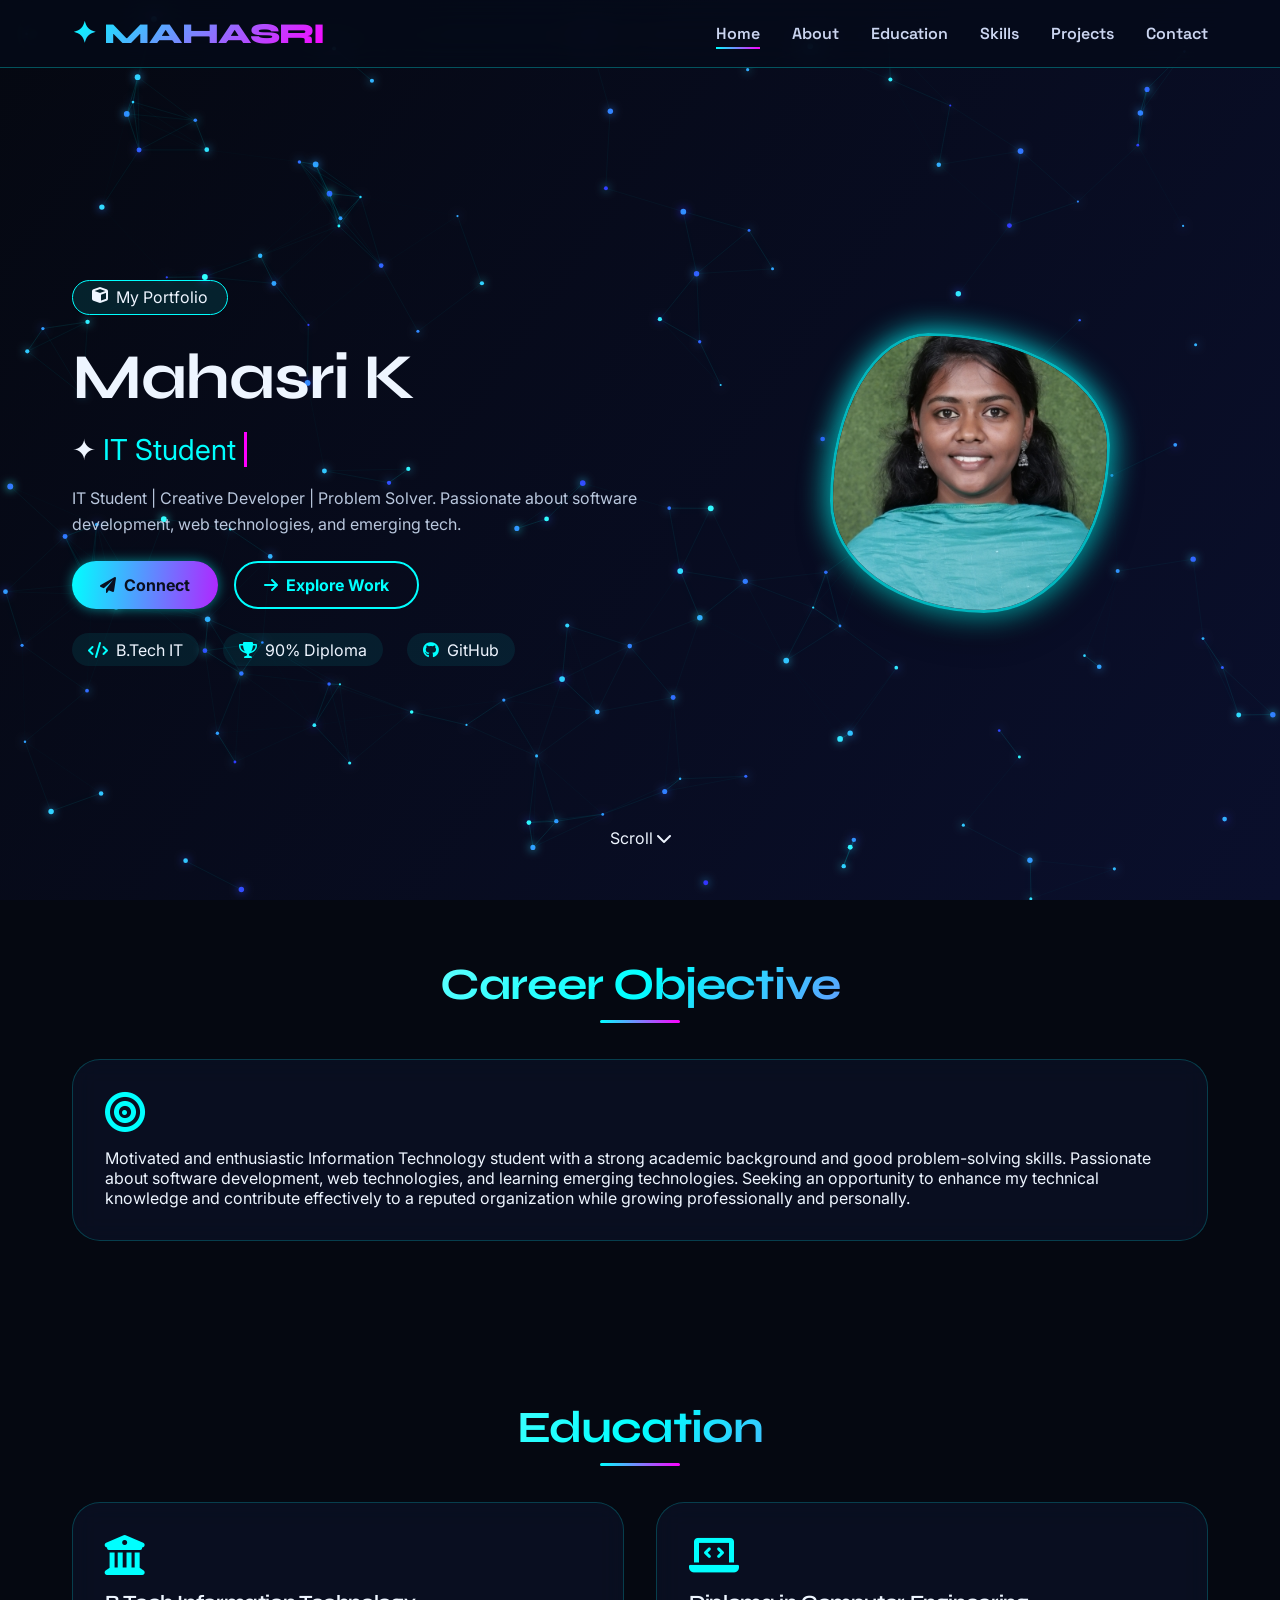
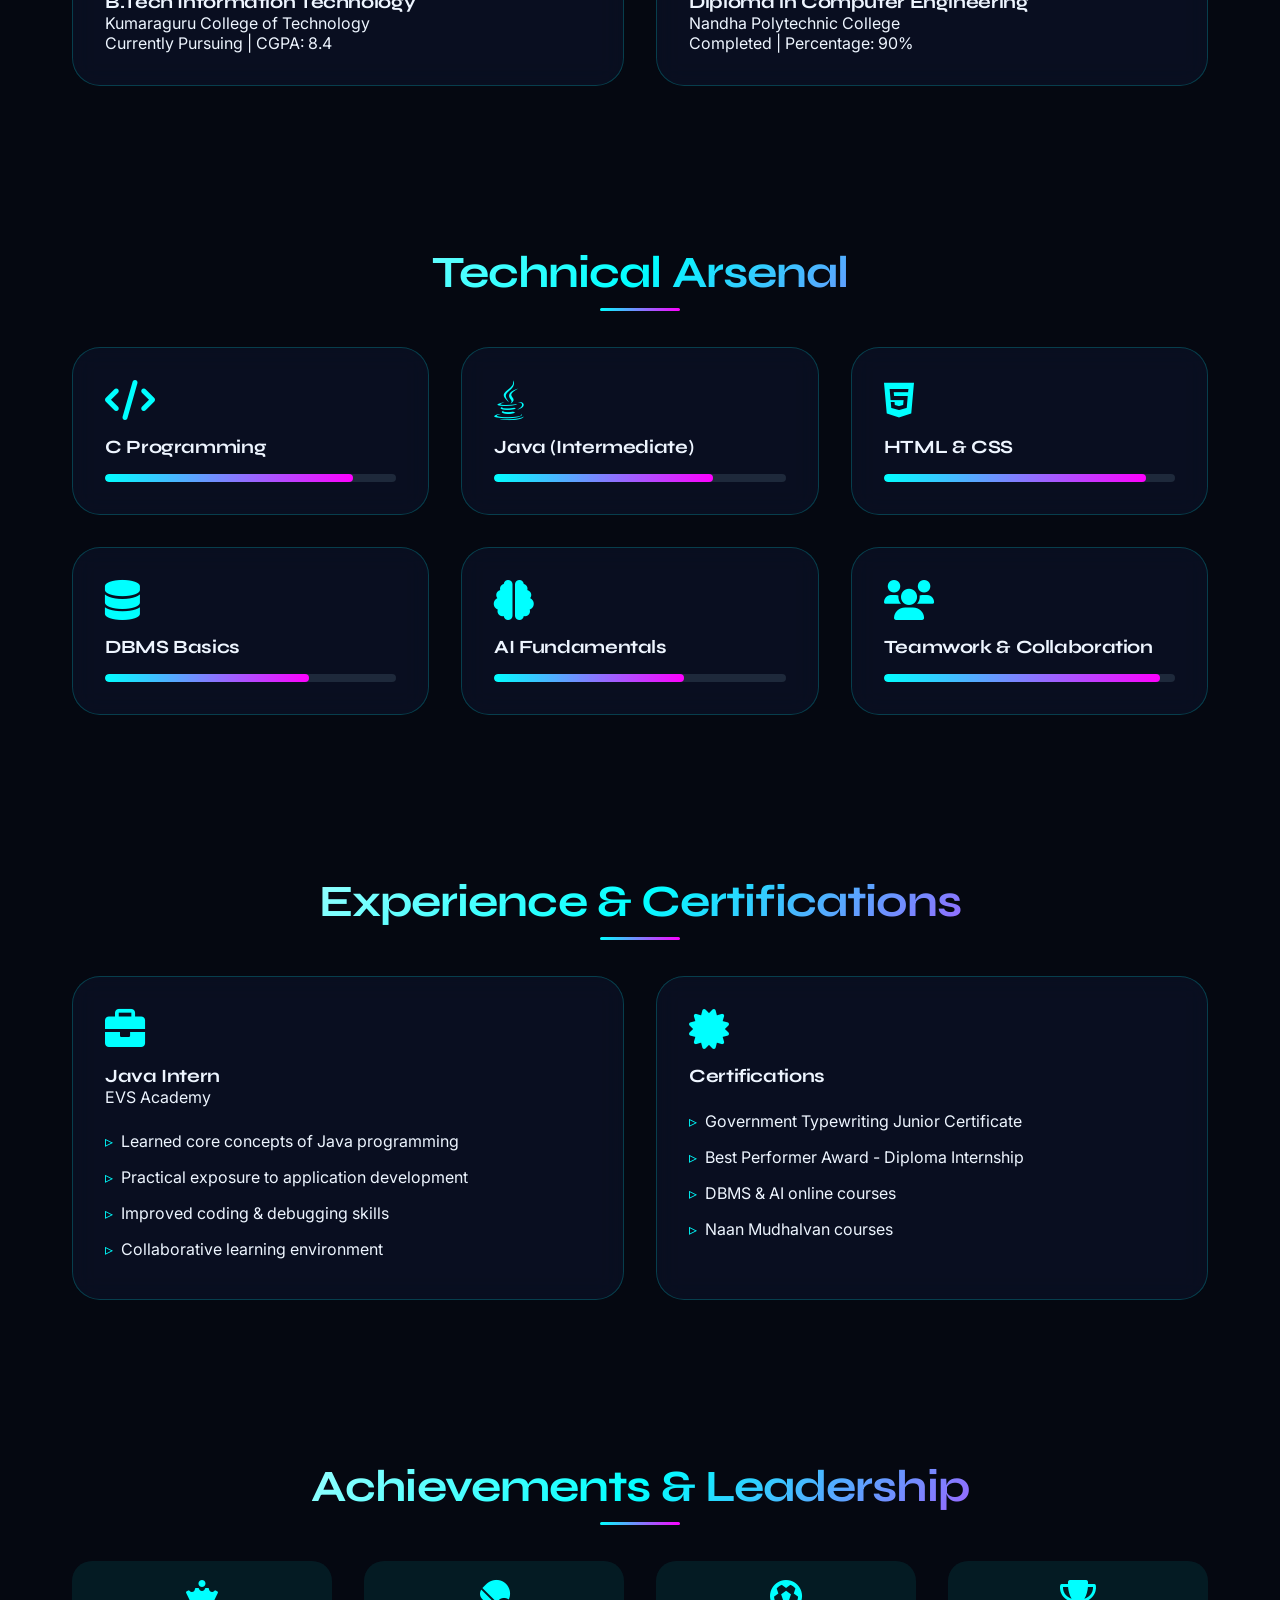
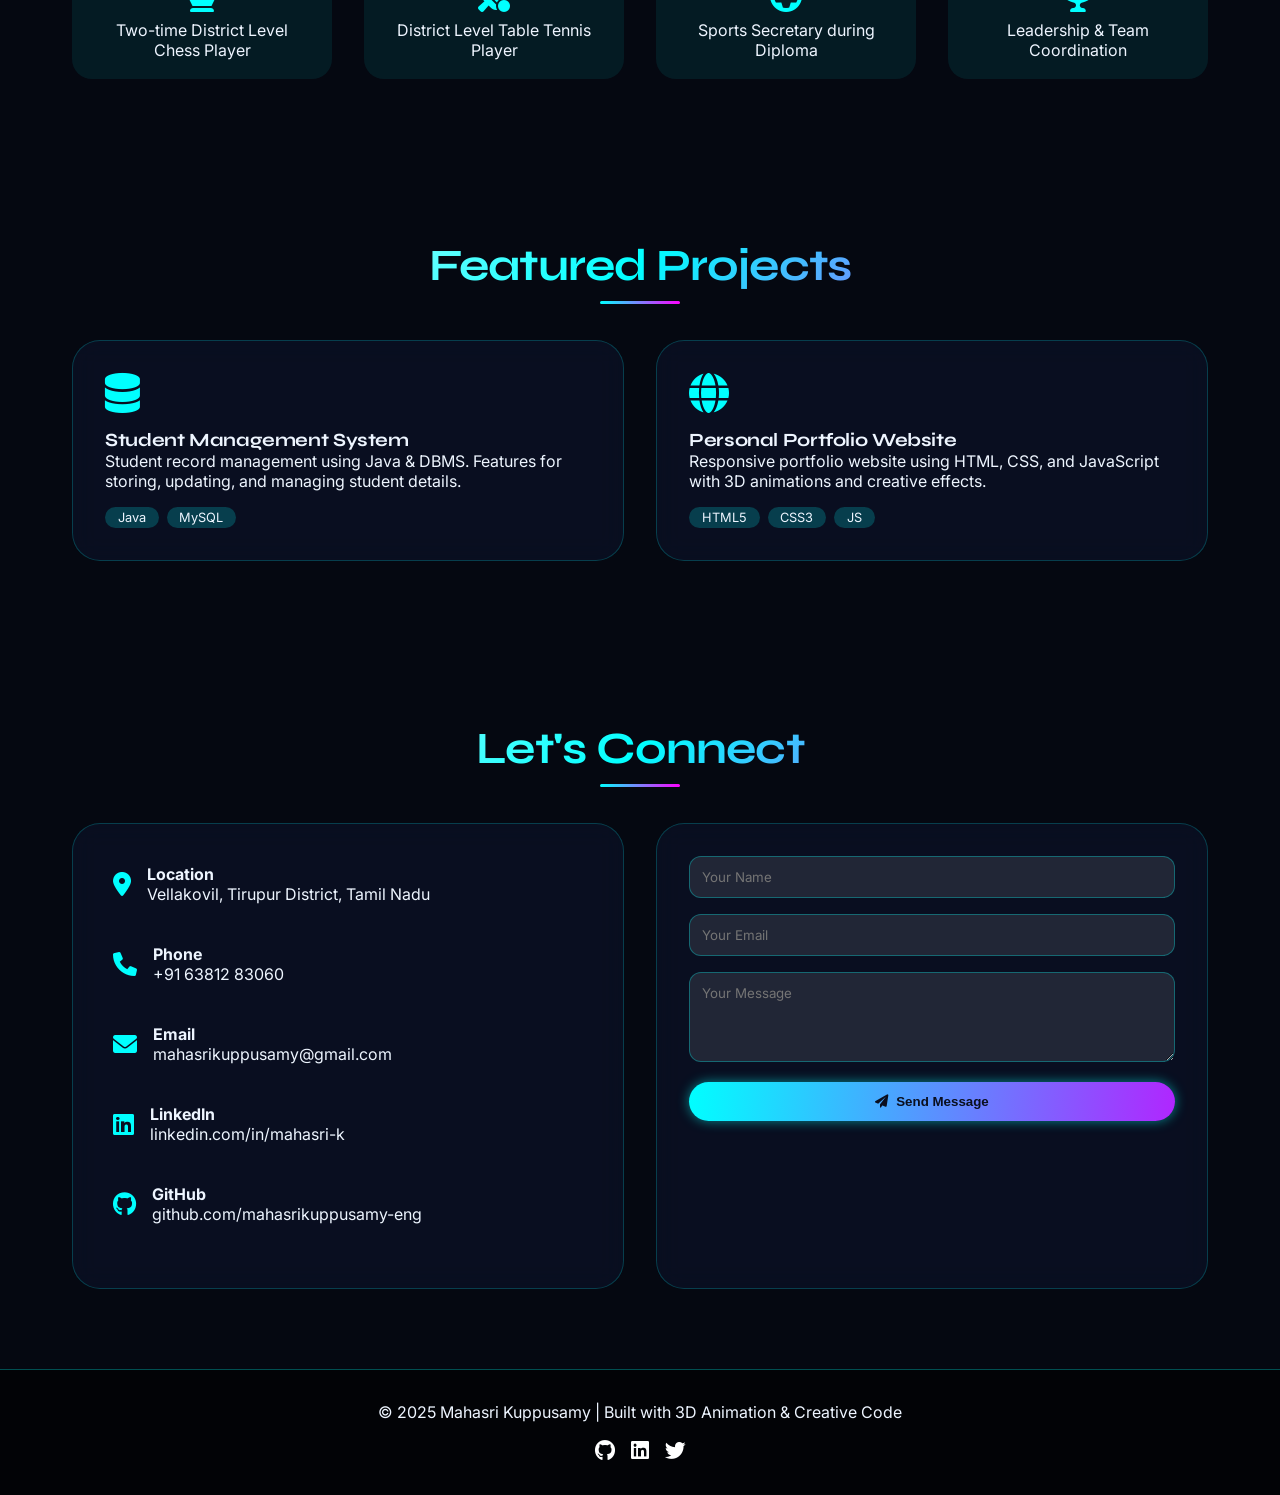
<file: index.html>
<!DOCTYPE html>
<html lang="en">
<head>
    <meta charset="UTF-8">
    <meta name="viewport" content="width=device-width, initial-scale=1.0, user-scalable=no">
    <title>Mahasri K | My portfolio </title>
    
    <!-- Google Fonts - Unique Creative Mix -->
    <link href="https://fonts.googleapis.com/css2?family=Inter:wght@300;400;500;600;700;800&family=Space+Grotesk:wght@400;500;600;700&family=Syne:wght@400;500;600;700;800&display=swap" rel="stylesheet">
    
    <!-- Font Awesome 6 -->
    <link rel="stylesheet" href="https://cdnjs.cloudflare.com/ajax/libs/font-awesome/6.0.0-beta3/css/all.min.css">
    
    <!-- AOS Scroll Animation Library -->
    <link href="https://unpkg.com/aos@2.3.1/dist/aos.css" rel="stylesheet">
    
    <style>
        * {
            margin: 0;
            padding: 0;
            box-sizing: border-box;
        }

        body {
            font-family: 'Inter', sans-serif;
            background: #050811;
            color: #eef5ff;
            overflow-x: hidden;
        }

        h1, h2, h3, .logo, .section-title {
            font-family: 'Syne', 'Space Grotesk', monospace;
            letter-spacing: -0.02em;
        }

        /* 3D Canvas Background */
        #canvas-bg {
            position: fixed;
            top: 0;
            left: 0;
            width: 100%;
            height: 100%;
            z-index: 0;
        }

        .content, nav, section, footer {
            position: relative;
            z-index: 2;
        }

        /* Navigation */
        nav {
            background: rgba(5, 10, 25, 0.7);
            backdrop-filter: blur(15px);
            border-bottom: 1px solid rgba(0, 255, 255, 0.3);
            position: sticky;
            top: 0;
            z-index: 100;
            padding: 1rem 0;
        }

        .container {
            max-width: 1200px;
            margin: 0 auto;
            padding: 0 2rem;
        }

        .nav-wrapper {
            display: flex;
            justify-content: space-between;
            align-items: center;
        }

        .logo {
            font-size: 1.8rem;
            font-weight: 800;
            background: linear-gradient(135deg, #0ff, #f0f);
            -webkit-background-clip: text;
            background-clip: text;
            color: transparent;
            text-decoration: none;
            animation: logoPulse 2s infinite alternate;
        }

        @keyframes logoPulse {
            0% { filter: drop-shadow(0 0 2px cyan); }
            100% { filter: drop-shadow(0 0 12px magenta); }
        }

        .nav-menu {
            display: flex;
            gap: 2rem;
            list-style: none;
        }

        .nav-menu a {
            color: #cbd5f0;
            text-decoration: none;
            font-weight: 600;
            font-family: 'Space Grotesk', monospace;
            transition: 0.3s;
            position: relative;
        }

        .nav-menu a::after {
            content: '';
            position: absolute;
            bottom: -5px;
            left: 0;
            width: 0;
            height: 2px;
            background: linear-gradient(90deg, #0ff, #f0f);
            transition: width 0.3s;
        }

        .nav-menu a:hover::after,
        .nav-menu a.active::after {
            width: 100%;
        }

        .nav-menu a:hover {
            color: #0ff;
            text-shadow: 0 0 8px cyan;
        }

        .mobile-toggle {
            display: none;
            background: none;
            border: none;
            font-size: 1.8rem;
            color: white;
            cursor: pointer;
        }

        /* Hero Section */
        .hero {
            min-height: 90vh;
            display: flex;
            align-items: center;
            padding: 4rem 0;
            position: relative;
        }

        .hero-grid {
            display: flex;
            align-items: center;
            gap: 4rem;
            flex-wrap: wrap;
        }

        .hero-content {
            flex: 1;
        }

        .hero-badge {
            display: inline-flex;
            gap: 8px;
            background: rgba(0, 255, 255, 0.1);
            padding: 0.4rem 1.2rem;
            border-radius: 50px;
            border: 1px solid cyan;
            margin-bottom: 1.5rem;
            animation: borderFlash 2.5s infinite;
        }

        @keyframes borderFlash {
            0%, 100% { border-color: cyan; box-shadow: 0 0 5px cyan; }
            50% { border-color: magenta; box-shadow: 0 0 15px magenta; }
        }

        .hero-content h1 {
            font-size: 4rem;
            margin-bottom: 0.5rem;
        }

        .gradient-text {
            background: linear-gradient(135deg, #0ff, #f0f);
            -webkit-background-clip: text;
            background-clip: text;
            color: transparent;
        }

        .typing-area {
            font-size: 1.8rem;
            margin: 1rem 0;
        }

        .dynamic-word {
            color: #0ff;
            border-right: 3px solid #f0f;
            padding-right: 8px;
            animation: blinkCursor 0.75s infinite;
        }

        @keyframes blinkCursor {
            0%, 100% { border-color: #f0f; }
            50% { border-color: transparent; }
        }

        .hero-desc {
            color: #b9c7dd;
            margin: 1.2rem 0;
            line-height: 1.6;
        }

        .hero-buttons {
            display: flex;
            gap: 1rem;
            margin: 1.5rem 0;
            flex-wrap: wrap;
        }

        .btn {
            padding: 12px 28px;
            border-radius: 50px;
            font-weight: 700;
            text-decoration: none;
            transition: 0.3s;
            display: inline-flex;
            align-items: center;
            gap: 8px;
            cursor: pointer;
            border: none;
        }

        .btn-primary {
            background: linear-gradient(95deg, #0ff, #b026ff);
            color: #0a0f1f;
            box-shadow: 0 0 12px rgba(0, 255, 255, 0.5);
        }

        .btn-primary:hover {
            transform: translateY(-3px);
            box-shadow: 0 0 25px cyan;
        }

        .btn-outline {
            border: 2px solid #0ff;
            background: transparent;
            color: #0ff;
        }

        .btn-outline:hover {
            background: #0ff;
            color: black;
            transform: translateY(-3px);
        }

        .hero-stats {
            display: flex;
            gap: 1.5rem;
            margin-top: 1.5rem;
            flex-wrap: wrap;
        }

        .stat {
            display: flex;
            align-items: center;
            gap: 8px;
            background: rgba(0, 255, 255, 0.08);
            padding: 0.4rem 1rem;
            border-radius: 40px;
        }

        .stat i {
            color: #0ff;
        }

        .hero-visual {
            flex: 0.8;
            text-align: center;
        }

        .floating-orb {
            width: 280px;
            height: 280px;
            margin: 0 auto;
            position: relative;
            animation: float3D 4s ease-in-out infinite;
        }

        @keyframes float3D {
            0%, 100% { transform: translateY(0) rotateY(0deg); }
            50% { transform: translateY(-20px) rotateY(10deg); }
        }

        #avatar {
            width: 100%;
            height: 100%;
            object-fit: cover;
            border-radius: 35% 65% 45% 55% / 60% 40% 60% 40%;
            border: 3px solid rgba(0, 255, 255, 0.7);
            box-shadow: 0 20px 35px rgba(0,0,0,0.3), 0 0 30px cyan;
        }

        .ring-glow {
            position: absolute;
            top: -10px;
            left: -10px;
            right: -10px;
            bottom: -10px;
            border: 2px solid rgba(0, 255, 255, 0.3);
            border-radius: 50%;
            animation: rotateRing 10s linear infinite;
        }

        @keyframes rotateRing {
            0% { transform: rotate(0deg); }
            100% { transform: rotate(360deg); }
        }

        .scroll-hint {
            position: absolute;
            bottom: 30px;
            left: 50%;
            transform: translateX(-50%);
            text-align: center;
            animation: bounce 2s infinite;
            cursor: pointer;
        }

        @keyframes bounce {
            0%, 100% { transform: translateX(-50%) translateY(0); }
            50% { transform: translateX(-50%) translateY(10px); }
        }

        /* Sections */
        .section {
            padding: 80px 0;
        }

        .section-title {
            font-size: 2.8rem;
            text-align: center;
            margin-bottom: 3rem;
            background: linear-gradient(135deg, #fff, #0ff, #f0f);
            -webkit-background-clip: text;
            background-clip: text;
            color: transparent;
            position: relative;
        }

        .section-title::after {
            content: '';
            position: absolute;
            bottom: -12px;
            left: 50%;
            transform: translateX(-50%);
            width: 80px;
            height: 3px;
            background: linear-gradient(90deg, #0ff, #f0f);
            border-radius: 3px;
        }

        /* Cards */
        .about-card, .edu-card, .skill-card, .info-panel, .project-card, .contact-info, .contact-form {
            background: rgba(15, 25, 55, 0.4);
            backdrop-filter: blur(12px);
            border-radius: 28px;
            padding: 2rem;
            border: 1px solid rgba(0, 255, 255, 0.2);
            transition: all 0.4s;
        }

        .about-card:hover, .edu-card:hover, .skill-card:hover, .project-card:hover {
            transform: translateY(-8px);
            border-color: cyan;
            box-shadow: 0 15px 35px rgba(0, 255, 255, 0.2);
        }

        .about-card i, .edu-card i, .skill-card i, .info-panel i, .project-card i {
            font-size: 2.5rem;
            color: #0ff;
            margin-bottom: 1rem;
        }

        .education-grid, .skills-grid, .projects-grid, .dual-grid, .achievements-grid, .contact-grid {
            display: grid;
            grid-template-columns: repeat(auto-fit, minmax(300px, 1fr));
            gap: 2rem;
        }

        .skill-bar {
            background: #1e293b;
            border-radius: 10px;
            height: 8px;
            margin-top: 1rem;
            overflow: hidden;
        }

        .skill-progress {
            height: 100%;
            background: linear-gradient(90deg, #0ff, #f0f);
            border-radius: 10px;
            width: 0;
            transition: width 1.2s ease-out;
        }

        .info-panel ul {
            list-style: none;
            margin-top: 1rem;
        }

        .info-panel li {
            padding: 0.5rem 0;
            display: flex;
            align-items: center;
            gap: 8px;
        }

        .info-panel li::before {
            content: "▹";
            color: #0ff;
        }

        .achievements-grid {
            grid-template-columns: repeat(auto-fit, minmax(240px, 1fr));
        }

        .achievement {
            background: rgba(0, 255, 255, 0.08);
            padding: 1.2rem;
            border-radius: 20px;
            text-align: center;
            transition: 0.3s;
        }

        .achievement:hover {
            transform: scale(1.05);
            background: rgba(0, 255, 255, 0.2);
        }

        .achievement i {
            font-size: 2rem;
            color: #0ff;
            display: block;
            margin-bottom: 0.5rem;
        }

        .tech-stack {
            display: flex;
            gap: 0.5rem;
            margin-top: 1rem;
            flex-wrap: wrap;
        }

        .tech-stack span {
            background: rgba(0, 255, 255, 0.2);
            padding: 0.2rem 0.8rem;
            border-radius: 20px;
            font-size: 0.8rem;
        }

        .contact-item {
            display: flex;
            align-items: center;
            gap: 1rem;
            margin-bottom: 1.5rem;
            padding: 0.5rem;
            border-radius: 15px;
            transition: 0.3s;
        }

        .contact-item:hover {
            background: rgba(0, 255, 255, 0.1);
            transform: translateX(10px);
        }

        .contact-item i {
            font-size: 1.5rem;
            color: #0ff;
        }

        .contact-item a {
            color: #eef5ff;
            text-decoration: none;
        }

        .contact-item a:hover {
            color: #0ff;
        }

        .contact-form input, .contact-form textarea {
            width: 100%;
            padding: 12px;
            margin-bottom: 1rem;
            background: rgba(255, 255, 255, 0.1);
            border: 1px solid rgba(0, 255, 255, 0.3);
            border-radius: 12px;
            color: white;
            font-family: inherit;
        }

        .contact-form input:focus, .contact-form textarea:focus {
            outline: none;
            border-color: cyan;
            box-shadow: 0 0 10px cyan;
        }

        .btn-block {
            width: 100%;
            justify-content: center;
        }

        footer {
            background: rgba(0, 0, 0, 0.6);
            border-top: 1px solid rgba(0, 255, 255, 0.3);
            padding: 2rem 0;
            text-align: center;
        }

        .social-footer {
            display: flex;
            justify-content: center;
            gap: 1rem;
            margin-top: 1rem;
        }

        .social-footer a {
            color: white;
            font-size: 1.3rem;
            transition: 0.3s;
        }

        .social-footer a:hover {
            color: #0ff;
            transform: translateY(-3px);
        }

        /* Responsive */
        @media (max-width: 768px) {
            .mobile-toggle {
                display: block;
            }
            
            .nav-menu {
                display: none;
                position: absolute;
                top: 70px;
                left: 0;
                right: 0;
                background: rgba(5, 10, 25, 0.95);
                flex-direction: column;
                text-align: center;
                padding: 1.5rem;
                gap: 1rem;
            }
            
            .nav-menu.show {
                display: flex;
            }
            
            .hero-content h1 {
                font-size: 2.5rem;
            }
            
            .typing-area {
                font-size: 1.2rem;
            }
            
            .hero-grid {
                flex-direction: column-reverse;
                text-align: center;
            }
            
            .hero-stats {
                justify-content: center;
            }
            
            .section-title {
                font-size: 2rem;
            }
            
            .floating-orb {
                width: 200px;
                height: 200px;
            }
        }
    </style>
</head>
<body>

    <!-- 3D Canvas Background -->
    <canvas id="canvas-bg"></canvas>

    <!-- Navigation -->
    <nav>
        <div class="container">
            <div class="nav-wrapper">
                <a href="#" class="logo">✦ MAHASRI</a>
                <button class="mobile-toggle" id="menuToggle">
                    <i class="fas fa-bars"></i>
                </button>
                <ul class="nav-menu" id="navMenu">
                    <li><a href="#home" class="active">Home</a></li>
                    <li><a href="#about">About</a></li>
                    <li><a href="#education">Education</a></li>
                    <li><a href="#skills">Skills</a></li>
                    <li><a href="#projects">Projects</a></li>
                    <li><a href="#contact">Contact</a></li>
                </ul>
            </div>
        </div>
    </nav>

    <!-- Hero Section -->
    <section id="home" class="hero">
        <div class="container">
            <div class="hero-grid">
                <div class="hero-content" data-aos="fade-right">
                    <div class="hero-badge">
                        <i class="fas fa-cube"></i> My Portfolio
                    </div>
                    <h1>Mahasri K </h1>
                    <div class="typing-area">
                        <span class="static-word">✦ </span>
                        <span id="dynamic-word" class="dynamic-word"></span>
                    </div>
                    <p class="hero-desc">IT Student | Creative Developer | Problem Solver. Passionate about software development, web technologies, and emerging tech.</p>
                    <div class="hero-buttons">
                        <a href="#contact" class="btn btn-primary">
                            <i class="fas fa-paper-plane"></i> Connect
                        </a>
                        <a href="#projects" class="btn btn-outline">
                            <i class="fas fa-arrow-right"></i> Explore Work
                        </a>
                    </div>
                    <div class="hero-stats">
                        <div class="stat">
                            <i class="fas fa-code"></i>
                            <span>B.Tech IT</span>
                        </div>
                        <div class="stat">
                            <i class="fas fa-trophy"></i>
                            <span>90% Diploma</span>
                        </div>
                        <div class="stat">
                            <i class="fab fa-github"></i>
                            <span>GitHub</span>
                        </div>
                    </div>
                </div>
                <div class="hero-visual" data-aos="fade-left">
                    <div class="floating-orb">
                         <img src="Profile.jpeg" alt="Mahasri" id="avatar" onerror="this.src='https://ui-avatars.com/api/?background=0a0f2c&color=0ff&rounded=true&size=300&name=Mahasri+K'">
                    </div>
                    </div>
                </div>
            </div>
        </div>
        <div class="scroll-hint">
            <span>Scroll</span>
            <i class="fas fa-chevron-down"></i>
        </div>
    </section>

    <!-- About / Career Objective -->
    <section id="about" class="section">
        <div class="container">
            <h2 class="section-title" data-aos="fade-up">Career Objective</h2>
            <div class="about-card" data-aos="flip-up">
                <i class="fas fa-bullseye"></i>
                <p>Motivated and enthusiastic Information Technology student with a strong academic background and good problem-solving skills. Passionate about software development, web technologies, and learning emerging technologies. Seeking an opportunity to enhance my technical knowledge and contribute effectively to a reputed organization while growing professionally and personally.</p>
            </div>
        </div>
    </section>

    <!-- Education -->
    <section id="education" class="section">
        <div class="container">
            <h2 class="section-title" data-aos="fade-up">Education</h2>
            <div class="education-grid">
                <div class="edu-card" data-aos="flip-left">
                    <i class="fas fa-university"></i>
                    <h3>B.Tech Information Technology</h3>
                    <p class="institute">Kumaraguru College of Technology</p>
                    <p class="status">Currently Pursuing | CGPA: 8.4</p>
                </div>
                <div class="edu-card" data-aos="flip-right">
                    <i class="fas fa-laptop-code"></i>
                    <h3>Diploma in Computer Engineering</h3>
                    <p class="institute">Nandha Polytechnic College</p>
                    <p class="status">Completed | Percentage: 90%</p>
                </div>
            </div>
        </div>
    </section>

    <!-- Skills -->
    <section id="skills" class="section">
        <div class="container">
            <h2 class="section-title" data-aos="fade-up">Technical Arsenal</h2>
            <div class="skills-grid">
                <div class="skill-card" data-aos="zoom-in">
                    <i class="fas fa-code"></i>
                    <h3>C Programming</h3>
                    <div class="skill-bar"><div class="skill-progress" style="width: 85%"></div></div>
                </div>
                <div class="skill-card" data-aos="zoom-in" data-aos-delay="100">
                    <i class="fab fa-java"></i>
                    <h3>Java (Intermediate)</h3>
                    <div class="skill-bar"><div class="skill-progress" style="width: 75%"></div></div>
                </div>
                <div class="skill-card" data-aos="zoom-in" data-aos-delay="200">
                    <i class="fab fa-html5"></i>
                    <h3>HTML & CSS</h3>
                    <div class="skill-bar"><div class="skill-progress" style="width: 90%"></div></div>
                </div>
                <div class="skill-card" data-aos="zoom-in" data-aos-delay="300">
                    <i class="fas fa-database"></i>
                    <h3>DBMS Basics</h3>
                    <div class="skill-bar"><div class="skill-progress" style="width: 70%"></div></div>
                </div>
                <div class="skill-card" data-aos="zoom-in" data-aos-delay="400">
                    <i class="fas fa-brain"></i>
                    <h3>AI Fundamentals</h3>
                    <div class="skill-bar"><div class="skill-progress" style="width: 65%"></div></div>
                </div>
                <div class="skill-card" data-aos="zoom-in" data-aos-delay="500">
                    <i class="fas fa-users"></i>
                    <h3>Teamwork & Collaboration</h3>
                    <div class="skill-bar"><div class="skill-progress" style="width: 95%"></div></div>
                </div>
            </div>
        </div>
    </section>

    <!-- Internship & Certifications -->
    <section id="internship" class="section">
        <div class="container">
            <h2 class="section-title" data-aos="fade-up">Experience & Certifications</h2>
            <div class="dual-grid">
                <div class="info-panel" data-aos="fade-right">
                    <i class="fas fa-briefcase"></i>
                    <h3>Java Intern</h3>
                    <p class="sub">EVS Academy</p>
                    <ul>
                        <li>Learned core concepts of Java programming</li>
                        <li>Practical exposure to application development</li>
                        <li>Improved coding & debugging skills</li>
                        <li>Collaborative learning environment</li>
                    </ul>
                </div>
                <div class="info-panel" data-aos="fade-left">
                    <i class="fas fa-certificate"></i>
                    <h3>Certifications</h3>
                    <ul>
                        <li>Government Typewriting Junior Certificate</li>
                        <li>Best Performer Award - Diploma Internship</li>
                        <li>DBMS & AI online courses</li>
                        <li>Naan Mudhalvan courses</li>
                    </ul>
                </div>
            </div>
        </div>
    </section>

    <!-- Achievements -->
    <section id="achievements" class="section">
        <div class="container">
            <h2 class="section-title" data-aos="fade-up">Achievements & Leadership</h2>
            <div class="achievements-grid">
                <div class="achievement" data-aos="flip-up">
                    <i class="fas fa-chess-queen"></i>
                    <span>Two-time District Level Chess Player</span>
                </div>
                <div class="achievement" data-aos="flip-up" data-aos-delay="100">
                    <i class="fas fa-table-tennis"></i>
                    <span>District Level Table Tennis Player</span>
                </div>
                <div class="achievement" data-aos="flip-up" data-aos-delay="200">
                    <i class="fas fa-futbol"></i>
                    <span>Sports Secretary during Diploma</span>
                </div>
                <div class="achievement" data-aos="flip-up" data-aos-delay="300">
                    <i class="fas fa-trophy"></i>
                    <span>Leadership & Team Coordination</span>
                </div>
            </div>
        </div>
    </section>

    <!-- Projects -->
    <section id="projects" class="section">
        <div class="container">
            <h2 class="section-title" data-aos="fade-up">Featured Projects</h2>
            <div class="projects-grid">
                <div class="project-card" data-aos="flip-left">
                    <i class="fas fa-database"></i>
                    <h3>Student Management System</h3>
                    <p>Student record management using Java & DBMS. Features for storing, updating, and managing student details.</p>
                    <div class="tech-stack">
                        <span>Java</span>
                        <span>MySQL</span>
                    </div>
                </div>
                <div class="project-card" data-aos="flip-right">
                    <i class="fas fa-globe"></i>
                    <h3>Personal Portfolio Website</h3>
                    <p>Responsive portfolio website using HTML, CSS, and JavaScript with 3D animations and creative effects.</p>
                    <div class="tech-stack">
                        <span>HTML5</span>
                        <span>CSS3</span>
                        <span>JS</span>
                    </div>
                </div>
            </div>
        </div>
    </section>

    <!-- Contact -->
    <section id="contact" class="section">
        <div class="container">
            <h2 class="section-title" data-aos="fade-up">Let's Connect</h2>
            <div class="contact-grid">
                <div class="contact-info" data-aos="fade-right">
                    <div class="contact-item">
                        <i class="fas fa-map-marker-alt"></i>
                        <div>
                            <h4>Location</h4>
                            <p>Vellakovil, Tirupur District, Tamil Nadu</p>
                        </div>
                    </div>
                    <div class="contact-item">
                        <i class="fas fa-phone"></i>
                        <div>
                            <h4>Phone</h4>
                            <p>+91 63812 83060</p>
                        </div>
                    </div>
                    <div class="contact-item">
                        <i class="fas fa-envelope"></i>
                        <div>
                            <h4>Email</h4>
                            <p>mahasrikuppusamy@gmail.com</p>
                        </div>
                    </div>
                    <div class="contact-item">
                        <i class="fab fa-linkedin"></i>
                        <div>
                            <h4>LinkedIn</h4>
                            <p>linkedin.com/in/mahasri-k</p>
                        </div>
                    </div>
                    <div class="contact-item">
                        <i class="fab fa-github"></i>
                        <div>
                            <h4>GitHub</h4>
                            <p><a href="https://github.com/mahasrikuppusamy-eng" target="_blank">github.com/mahasrikuppusamy-eng</a></p>
                        </div>
                    </div>
                </div>
                <div class="contact-form" data-aos="fade-left">
                    <form id="contactForm">
                        <input type="text" placeholder="Your Name" required>
                        <input type="email" placeholder="Your Email" required>
                        <textarea rows="4" placeholder="Your Message"></textarea>
                        <button type="submit" class="btn btn-primary btn-block">
                            <i class="fas fa-paper-plane"></i> Send Message
                        </button>
                    </form>
                </div>
            </div>
        </div>
    </section>

    <!-- Footer -->
    <footer>
        <div class="container">
            <p>© 2025 Mahasri Kuppusamy | Built with 3D Animation & Creative Code</p>
            <div class="social-footer">
                <a href="https://github.com/mahasrikuppusamy-eng" target="_blank"><i class="fab fa-github"></i></a>
                <a href="#" target="_blank"><i class="fab fa-linkedin"></i></a>
                <a href="#" target="_blank"><i class="fab fa-twitter"></i></a>
            </div>
        </div>
    </footer>

    <script src="https://unpkg.com/aos@2.3.1/dist/aos.js"></script>
    <script>
        // Initialize AOS
        AOS.init({
            duration: 1000,
            once: true,
            offset: 100
        });

        // ===== 3D BACKGROUND ANIMATION =====
        const canvas = document.getElementById('canvas-bg');
        const ctx = canvas.getContext('2d');

        function resizeCanvas() {
            canvas.width = window.innerWidth;
            canvas.height = window.innerHeight;
        }
        resizeCanvas();
        window.addEventListener('resize', resizeCanvas);

        // Particle system
        let particles = [];
        const particleCount = 150;

        for (let i = 0; i < particleCount; i++) {
            particles.push({
                x: Math.random() * canvas.width,
                y: Math.random() * canvas.height,
                radius: Math.random() * 2 + 1,
                speedX: (Math.random() - 0.5) * 0.6,
                speedY: (Math.random() - 0.5) * 0.4,
                color: `hsl(${Math.random() * 60 + 180}, 100%, 60%)`
            });
        }

        function animateBackground() {
            ctx.clearRect(0, 0, canvas.width, canvas.height);
            
            const gradient = ctx.createLinearGradient(0, 0, canvas.width, canvas.height);
            gradient.addColorStop(0, '#050811');
            gradient.addColorStop(1, '#0a0f2c');
            ctx.fillStyle = gradient;
            ctx.fillRect(0, 0, canvas.width, canvas.height);
            
            particles.forEach(p => {
                ctx.beginPath();
                ctx.arc(p.x, p.y, p.radius, 0, Math.PI * 2);
                ctx.fillStyle = p.color;
                ctx.fill();
                ctx.shadowBlur = 8;
                ctx.shadowColor = p.color;
                
                p.x += p.speedX;
                p.y += p.speedY;
                
                if (p.x < 0) p.x = canvas.width;
                if (p.x > canvas.width) p.x = 0;
                if (p.y < 0) p.y = canvas.height;
                if (p.y > canvas.height) p.y = 0;
            });
            
            for (let i = 0; i < particles.length; i++) {
                for (let j = i + 1; j < particles.length; j++) {
                    const dx = particles[i].x - particles[j].x;
                    const dy = particles[i].y - particles[j].y;
                    const distance = Math.sqrt(dx * dx + dy * dy);
                    
                    if (distance < 100) {
                        ctx.beginPath();
                        ctx.moveTo(particles[i].x, particles[i].y);
                        ctx.lineTo(particles[j].x, particles[j].y);
                        ctx.strokeStyle = `rgba(0, 255, 255, ${0.15 - distance / 700})`;
                        ctx.stroke();
                    }
                }
            }
            
            requestAnimationFrame(animateBackground);
        }

        animateBackground();

        // ===== TYPING ANIMATION =====
        const roles = ["IT Student", "Creative Developer", "Problem Solver", "Tech Enthusiast"];
        let roleIndex = 0;
        let charIndex = 0;
        let isDeleting = false;
        const dynamicElement = document.getElementById('dynamic-word');

        function typeRole() {
            if (!dynamicElement) return;
            
            const currentRole = roles[roleIndex];
            
            if (isDeleting) {
                dynamicElement.textContent = currentRole.substring(0, charIndex - 1);
                charIndex--;
            } else {
                dynamicElement.textContent = currentRole.substring(0, charIndex + 1);
                charIndex++;
            }
            
            if (!isDeleting && charIndex === currentRole.length) {
                isDeleting = true;
                setTimeout(typeRole, 2000);
                return;
            }
            
            if (isDeleting && charIndex === 0) {
                isDeleting = false;
                roleIndex = (roleIndex + 1) % roles.length;
                setTimeout(typeRole, 500);
                return;
            }
            
            const speed = isDeleting ? 40 : 100;
            setTimeout(typeRole, speed);
        }

        typeRole();

        // ===== MOBILE MENU =====
        const menuToggle = document.getElementById('menuToggle');
        const navMenu = document.getElementById('navMenu');

        if (menuToggle) {
            menuToggle.addEventListener('click', () => {
                navMenu.classList.toggle('show');
            });
        }

        document.addEventListener('click', (e) => {
            if (navMenu && navMenu.classList.contains('show')) {
                if (!menuToggle.contains(e.target) && !navMenu.contains(e.target)) {
                    navMenu.classList.remove('show');
                }
            }
        });

        // ===== SMOOTH SCROLLING =====
        document.querySelectorAll('.nav-menu a, .btn, .scroll-hint').forEach(anchor => {
            anchor.addEventListener('click', function(e) {
                const href = this.getAttribute('href');
                if (href && href !== '#' && href !== '' && href !== 'javascript:void(0)') {
                    const target = document.querySelector(href);
                    if (target) {
                        e.preventDefault();
                        target.scrollIntoView({ behavior: 'smooth' });
                        if (navMenu && navMenu.classList.contains('show')) {
                            navMenu.classList.remove('show');
                        }
                    }
                }
            });
        });

      
        const skillBars = document.querySelectorAll('.skill-progress');

        const barObserver = new IntersectionObserver((entries) => {
            entries.forEach(entry => {
                if (entry.isIntersecting) {
                    const width = entry.target.style.width;
                    entry.target.style.width = width;
                    barObserver.unobserve(entry.target);
                }
            });
        }, { threshold: 0.5 });

        skillBars.forEach(bar => {
            barObserver.observe(bar);
        });

        
        const sections = document.querySelectorAll('section');
        const navItems = document.querySelectorAll('.nav-menu a');

        window.addEventListener('scroll', () => {
            let current = '';
            sections.forEach(section => {
                const sectionTop = section.offsetTop;
                if (scrollY >= sectionTop - 200) {
                    current = section.getAttribute('id');
                }
            });
            
            navItems.forEach(link => {
                link.classList.remove('active');
                if (link.getAttribute('href') === `#${current}`) {
                    link.classList.add('active');
                }
            });
        });

        
        const contactForm = document.getElementById('contactForm');
        if (contactForm) {
            contactForm.addEventListener('submit', (e) => {
                e.preventDefault();
                alert('✨ Thank you! Mahasri will reach out to you soon.');
                contactForm.reset();
            });
        }

        
        window.addEventListener('scroll', () => {
            const scrolled = window.pageYOffset;
            const heroVisual = document.querySelector('.hero-visual');
            if (heroVisual) {
                heroVisual.style.transform = `translateY(${scrolled * 0.2}px)`;
            }
        });

        console.log("%c🚀 3D Portfolio Loaded!", "color: cyan; font-size: 16px; font-weight: bold;");
        console.log("%c✨ Welcome to Mahasri's Creative Universe ✨", "color: magenta; font-size: 14px;");
            const form = document.getElementById('contactForm');
            const statusMsg = document.getElementById('statusMsg');
            const SCRIPT_URL = 'https://script.google.com/macros/s/AKfycbySyrv5En13Mkv6ofVfd_eBV7B89xoGv6xq6i0HzHwqR39QZCAq7SR1reWpeEb_Tw_zIw/exec';

        if (form) {
        form.addEventListener('submit', async (e) => {
        e.preventDefault();
        
            const submitBtn = form.querySelector('button[type="submit"]');
            submitBtn.disabled = true;
            submitBtn.innerHTML = '<i class="fas fa-spinner fa-spin"></i> Sending...';
        
            const formData = {
            name: document.getElementById('name').value,
            email: document.getElementById('email').value,
            message: document.getElementById('message').value
        };
        
        try {
            await fetch(SCRIPT_URL, {
                method: 'POST',
                mode: 'no-cors',
                headers: { 'Content-Type': 'application/json' },
                body: JSON.stringify(formData)
            });
            
            statusMsg.innerHTML = '✅ Message sent! I will reply soon.';
            statusMsg.style.color = '#0ff';
            form.reset();
        } catch(error) {
            statusMsg.innerHTML = '❌ Failed to send. Please try again.';
            statusMsg.style.color = '#ff6b6b';
        }
        
        submitBtn.disabled = false;
        submitBtn.innerHTML = '<i class="fas fa-paper-plane"></i> Send Message';
        
        setTimeout(() => { statusMsg.innerHTML = ''; }, 5000);
    });
}
</script>
</body>
</html>
</file>
